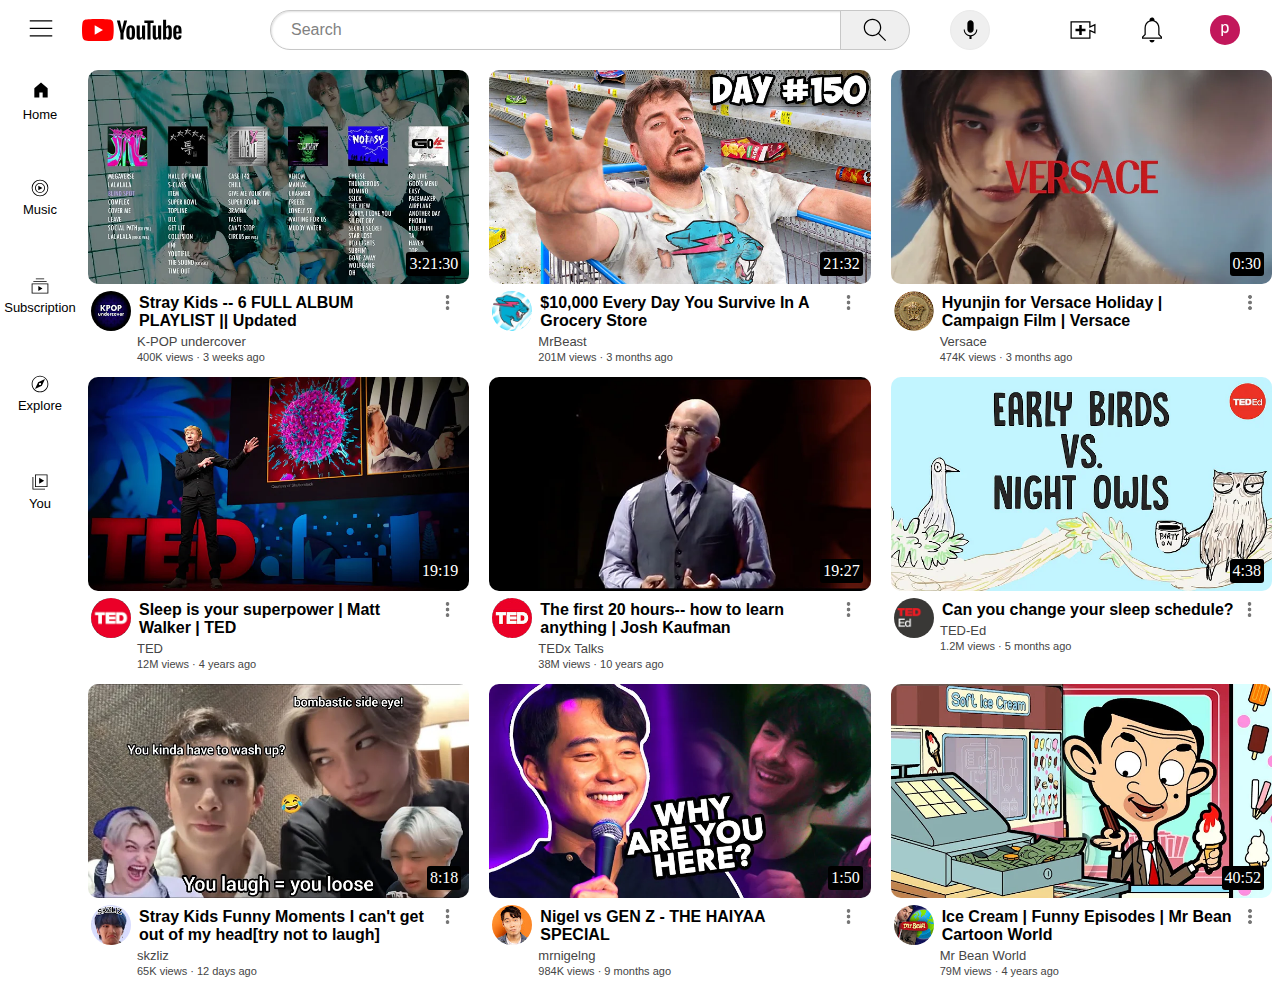
<file: index.html>
<!DOCTYPE html>
<html>
    <head>
        <title>YouTube &copy;</title>
        <link rel="stylesheet" href="body.css"/>
        <link rel="stylesheet" href="header.css"/>
        <link rel="stylesheet" href="side-bar.css"/>
        <link rel="stylesheet" href="responsive_design.css"/>
    </head>
    <body>
        <!--HEADER..........................................-->
        <header>
            <div class="header">
                <div class="app-logo">
                    <button class="hamburger-menu-button">
                        <img src="hamburger-menu.svg" class="hamburger-menu"/>
                    </button>
                    <img src="youtube-logo.svg" class="youtube-logo"/>
                </div>
                <div class="search-bar">
                    <input type="search" class="search-space" placeholder="Search"/>
                    <button class="search-icon-button">
                        <img src="search.svg" class="search-icon"/>
                        <div class="tool-tip-search">Search</div>
                    </button>
                   <button class="Voice-search-icon-button">
                    <img src="voice-search-icon.svg" class="Voice-search-icon"/>
                    <div class="tool-tip-voice-search">Voice Search</div>
                   </button>
                </div>
                <div class="account-bar">
                    <button class="upload-icon-button">
                        <img src="upload.svg" class="upload-icon"/>
                        <div class="tool-tip-upload">Upload</div>
                    </button>
                    <button class="notification-icon-button">
                        <img src="notifications.svg" class="notification-icon"/>
                        <div class="tool-tip-notification">Notification</div>
                    </button>
                    <button class="account-in-use-button">
                        <img src="account-inuse.jpg" class="account-in-use"/>
                        <div class="tool-tip-account">Account</div>
                    </button>
                </div>
            </div>
        </header>
        <!-- SIDE_BAR............................. -->
        <div class="side-bar">
          <div class="home-icon-bar">
            <div>
                <button class="home-icon-button">
                    <img class="home-icon" src="home.svg"/>
                </button>
            </div>
            <div class="home">
                Home
            </div>
          </div>
          <div class="music-icon-bar">
            <div>
                <button class="music-icon-button">
                    <img class="music-icon" src="youtube-music.svg"/>
                </button>
            </div>
            <div class="music">Music</div>
          </div>
          <div class="subscription-icon-bar">
            <div>
                <button class="subscription-icon-button">
                    <img class="subscription-icon" src="subscriptions.svg"/>
                </button>
            </div>
            <div class="subscription">Subscription</div>
          </div>
          <div class="explore-icon-bar">
            <div>
                <button class="explore-icon-button">
                    <img class="explore-icon" src="explore.svg"/>
                </button>
            </div>
            <div class="explore">Explore</div>
          </div>
          <div class="you-icon-bar">
            <div>
                <button class="you-icon-button">
                    <img class="you-icon" src="library.svg"/>
                </button>
            </div>
            <div class="you">You</div>
          </div>
        </div>
        <!--VEDIO_BODY..........................................................-->
        <div class="flex"> 
            <!-- album -->
            <div class="video-preview">
                <a href="https://youtu.be/uJxIfV87Yc4?si=qlTfgZ905Z2vUrn8" class="video-play">
                    <div class="video-image">
                        <img src="hq720 (1).webp" class="display-video-img"/>
                        <div class="video-timing">3&colon;21&colon;30</div>
                    </div>
                </a>
                <div class="video-info">
                    <div class="profile">
                        <img src="album.jpg" class="channel-img"/>
                    </div>
                    <div class="video-context">
                        <div class="video-caption">
                            <div class="video-name">Stray Kids -- 6 FULL ALBUM PLAYLIST || Updated</div>
                            <button class="three-dot">
                                <img src="three-vertical-dots-icon-6.jpg" class="dots-menu"/>
                            </button>
                        </div>
                        <div class="channel-name">
                            <div>K-POP undercover</div>
                        </div>
                        <div class="upload-details">
                            400K views &middot; 3 weeks ago
                        </div>
                    </div>
                </div>
            </div>
            <!-- mr beast -->
            <div class="video-preview">
                <a href="https://youtu.be/tnTPaLOaHz8?si=obbCnJdBiFP_aUH3" class="video-play">
                    <div class="video-image">
                        <img src="hq720 (2).webp" class="display-video-img"/>
                        <div class="video-timing">21&colon;32</div>
                    </div>
                </a>
                <div class="video-info">
                    <div class="profile">
                        <img src="mr-beast.jpg" class="channel-img"/>
                    </div>
                    <div class="video-context">
                        <div class="video-caption">
                            <div class="video-name">$10,000 Every Day You Survive In A Grocery Store</div>
                            <button class="three-dot">
                                <img src="three-vertical-dots-icon-6.jpg" class="dots-menu"/>
                            </button>
                        </div>
                        <div class="channel-name">
                            <div>MrBeast</div>
                        </div>
                        <div class="upload-details">
                            201M views &middot; 3 months ago
                        </div>
                    </div>
                </div>
            </div>
    <!-- hyunjin versace -->
            <div class="video-preview">
                <a href="https://youtu.be/-O-P6nRatUE?si=reww-Hs2IbIL_AaT" class="video-play">
                    <div class="video-image">
                        <img src="hq720 (3).webp" class="display-video-img"/>
                        <div class="video-timing">0&colon;30</div>
                    </div>
                </a>
                <div class="video-info">
                    <div class="profile">
                        <img src="versace-hyunjin.jpg" class="channel-img"/>
                    </div>
                    <div class="video-context">
                        <div class="video-caption">
                            <div class="video-name">Hyunjin for Versace Holiday | Campaign Film | Versace</div>
                            <button class="three-dot">
                                <img src="three-vertical-dots-icon-6.jpg" class="dots-menu"/>
                            </button>
                        </div>
                        <div class="channel-name">
                            <div>Versace</div>
                        </div>
                        <div class="upload-details">
                            474K views &middot; 3 months ago
                        </div>
                    </div>
                </div>
            </div>
            <!-- sllep -->
            <div class="video-preview">
                <a href="https://youtu.be/5MuIMqhT8DM?si=Unt9gQZxOVSCskJk" class="video-play">
                    <div class="video-image">
                        <img src="hq720 (4).webp" class="display-video-img"/>
                        <div class="video-timing">19&colon;19</div>
                    </div>
                </a>
                <div class="video-info">
                    <div class="profile">
                        <img src="ted-account-dp.jpg" class="channel-img"/>
                    </div>
                    <div class="video-context">
                        <div class="video-caption">
                            <div class="video-name">Sleep is your superpower | Matt Walker | TED</div>
                            <button class="three-dot">
                                <img src="three-vertical-dots-icon-6.jpg" class="dots-menu"/>
                            </button>
                        </div>
                        <div class="channel-name">
                            <div>TED</div>
                        </div>
                        <div class="upload-details">
                            12M views &middot; 4 years ago
                        </div>
                    </div>
                </div>
            </div>
    <!-- learn anything -->
            <div class="video-preview">
                <a href="https://youtu.be/5MgBikgcWnY?si=gSZtKOghFcdNyNpc" class="video-play">
                    <div class="video-image">
                        <img src="hq720 (5).webp" class="display-video-img"/>
                        <div class="video-timing">19&colon;27</div>
                    </div>
                </a>
                <div class="video-info">
                    <div class="profile">
                        <img src="ted-2.jpg" class="channel-img"/>
                    </div>
                    <div class="video-context">
                        <div class="video-caption">
                            <div class="video-name">The first 20 hours-- how to learn anything | Josh Kaufman</div>
                            <button class="three-dot">
                                <img src="three-vertical-dots-icon-6.jpg" class="dots-menu"/>
                            </button>
                        </div>
                        <div class="channel-name">
                            <div>TEDx Talks</div>
                        </div>
                        <div class="upload-details">
                            38M views &middot; 10 years ago
                        </div>
                    </div>
                </div>
            </div>
            <!-- night owl -->
            <div class="video-preview">
                <a href="https://youtu.be/Amkg1cdDCpM?si=MVeUWyBIzDciBsNl" class="video-play">
                    <div class="video-image">
                        <img src="hq720 (6).webp" class="display-video-img"/>
                        <div class="video-timing">4&colon;38</div>
                    </div>
                </a>
                <div class="video-info">
                    <div class="profile">
                        <img src="ted-ed.jpg" class="channel-img"/>
                    </div>
                    <div class="video-context">
                        <div class="video-caption">
                            <div class="video-name">Can you change your sleep schedule&quest;</div>
                            <button class="three-dot">
                                <img src="three-vertical-dots-icon-6.jpg" class="dots-menu"/>
                            </button>
                        </div>
                        <div class="channel-name">
                            <div>TED-Ed</div>
                        </div>
                        <div class="upload-details">
                            1.2M views &middot; 5 months ago
                        </div>
                    </div>
                </div>
            </div>
            <!-- funny moments -->
            <div class="video-preview">
                <a href="https://youtu.be/YWdOE-mPrvo?si=d2qZz62Rxf4iQbJH" class="video-play">
                    <div class="video-image">
                        <img src="hq720.webp" class="display-video-img"/>
                        <div class="video-timing">8&colon;18</div>
                    </div>
                </a>
                <div class="video-info">
                    <div class="profile">
                        <img src="skz-funnymoments.jpg" class="channel-img"/>
                    </div>
                    <div class="video-context">
                        <div class="video-caption">
                            <div class="video-name">Stray Kids Funny Moments I can't get out of my head[try not to laugh]</div>
                            <button class="three-dot">
                                <img src="three-vertical-dots-icon-6.jpg" class="dots-menu"/>
                            </button>
                        </div>
                        <div class="channel-name">
                            <div>skzliz</div>
                        </div>
                        <div class="upload-details">
                            65K views &middot; 12 days ago
                        </div>
                    </div>
                </div>
            </div>
            <!--Uncle roger-->
            <div class="video-preview">
                <a href="https://youtu.be/ncKlPy-vUps?si=y7IDbaKOSAZOj3HF" class="video-play">
                    <div class="video-image">
                        <img src="uncle-roger.webp" class="display-video-img"/>
                        <div class="video-timing">1&colon;50</div>
                    </div>
                </a>
                <div class="video-info">
                    <div class="profile">
                        <img src="uncle-roger-dp.jpg" class="channel-img"/>
                    </div>
                    <div class="video-context">
                        <div class="video-caption">
                            <div class="video-name">Nigel vs GEN Z - THE HAIYAA SPECIAL</div>
                            <button class="three-dot">
                                <img src="three-vertical-dots-icon-6.jpg" class="dots-menu"/>
                            </button>
                        </div>
                        <div class="channel-name">
                            <div>mrnigelng</div>
                        </div>
                        <div class="upload-details">
                            984K views &middot; 9 months ago
                        </div>
                    </div>
                </div>
            </div>
            <!-- mr bean -->
            <div class="video-preview">
                <a href="https://youtu.be/HOYpAgWPTps?si=aHsDG5Btnx2YmeXr" class="video-play">
                    <div class="video-image">
                        <img src="mr-bean.webp" class="display-video-img"/>
                        <div class="video-timing">40&colon;52</div>
                    </div>
                </a>
                <div class="video-info">
                    <div class="profile">
                        <img src="mr-bean-dp.jpg" class="channel-img"/>
                    </div>
                    <div class="video-context">
                        <div class="video-caption">
                            <div class="video-name">Ice Cream | Funny Episodes | Mr Bean Cartoon World</div>
                            <button class="three-dot">
                                <img src="three-vertical-dots-icon-6.jpg" class="dots-menu"/>
                            </button>
                        </div>
                        <div class="channel-name">
                            <div>Mr Bean World</div>
                        </div>
                        <div class="upload-details">
                            79M views &middot; 4 years ago
                        </div>
                    </div>
                </div>
            </div>
        </div>
    </body>
</html>
</file>
<file: body.css>
.video-preview{
    display: flex;
    flex-direction: column;
    align-items: center;
    transform: 1s;
}
a{
    cursor: pointer;
}
.display-video-img{
    width: 100%;
    border-radius: 10px;
}
.video-image{
    position: relative;
}
.video-timing{
    background-color: black;
    color: white;
    position: absolute;
    bottom:12px;
    right: 8px;
    border-radius: 3px;
    padding: 3px 3px;
    text-decoration: none;
}
.video-info{
   display: grid;
   grid-template-columns: 40px 1fr;
   column-gap: 5px;
   vertical-align: top;
   padding: 3px 3px ;
}
.channel-img{
    width: 40px;
    height: 40px;
    border-radius: 20px;
}
.profile{
    width:50px ;
    display: flex;
    flex-direction: row;
    justify-content: start;
}
.video-context{
    display: flex;
    flex-direction: column;
}
.video-caption{
    display: flex;
    flex-direction: row;
    padding: 3px 3px;
    justify-content: space-between;
    align-content: center;
}
.video-name{
    font-weight: 600;
    font-family: arial;
}
.three-dot{
    display: grid;
    vertical-align: top;
    background-color: white;
    border: 0;
    height: 10px;
}
.dots-menu{
    width: 20px;
    object-fit: contain;
    height: 15px;
}
.channel-name{
    color: rgb(69, 69, 69);
    font-size: 13px;
    font-family: Arial, Helvetica, sans-serif;
    padding: 1px 1px;
}
.upload-details{
    color: rgb(69, 69, 69);
    font-size: 11px;
    font-family: Arial, Helvetica, sans-serif;
    padding: 1px 1px;
}
.flex{
    display: grid;
    column-gap: 20px;
    row-gap: 10px;
    margin-left: 80px;
    margin-top: 70px;
}
</file>
<file: header.css>
.header{
    position: fixed;
    display: flex;
    flex-direction: row;
    justify-content: space-between;
    padding: 5px 5px;
    align-content: center;
    align-items: center;
    width: 100%;
    background-color: white;
    z-index: 200;
    top: 0;
    right: 0;
    left: 0;
    height: 50px;
}
.app-logo{
    display: flex;
    flex-direction: row;
    justify-content: start;
    align-content: center;
    height: 50px;
    width: 200px;
    padding: 5px 5px;
}
.hamburger-menu-button{
    background-color: white;
    border: 0;
    margin-right: 10px;
    cursor: pointer;
}
.hamburger-menu{
    width: 30px;
    padding: 5px 10px;
}
.youtube-logo{
    width: 100px;
}
.search-bar{
    display: flex;
    flex-direction: row;
    justify-content: space-between;
    align-content: center;
    height: 40px;
    padding: 5px 5px;
    margin-right: 50px;
    flex: 1;
    flex-shrink: 0;
}
.search-space{
    border-top-left-radius: 30px;
    border-bottom-left-radius: 30px;
    flex: 1;
    width: 0;
    height: 40px;
    border-color: rgb(199, 199, 199);
    border-style: solid;
    border-width: 1px;
    box-shadow: inset 1px 1px 2px rgb(224, 224, 224);
    margin-left: 50px;
    font-family: arial;
    font-weight: 500;
    font-size: 16px;
    padding: 5px 20px;
}
.search-space::placeholder{
    color:rgb(129, 129, 129);
}
.search-space:active{
    border-style: none;
    border-width: 1px;
}
.search-icon{
    width: 30px;
    padding: 3px 5px;
    object-fit: cover;
    object-position: center;
    margin-left: 4px;
    margin-right: 4px;
}
.tool-tip-search{
    background-color: rgb(164, 162, 162);
    height: 15px;
    padding: 3px;
    opacity: 0;
    margin-top: 10px;
    border-radius: 3px;
}
.Voice-search-icon{
    width: 25px;
    height: 35px;
}
.account-bar{
    display: flex;
    flex-direction: row;
    justify-content: space-between;
    align-content: center;
    height: 40px;
    width: 200px;
    padding: 5px 5px;
    margin-right: 30px;
    flex-shrink: 0;
}
.upload-icon{
    width: 30px;
    object-fit: contain;
    object-position: center;
}
.notification-icon{
    width: 30px;
    object-fit: contain;
    object-position: center;
}
.account-in-use{
    width: 30px;
    height: 30px;
    object-fit: contain;
    object-position: center;
    border-radius: 15px;
}
.account-in-use-button{
    background-color: white;
    border: 0;
    width: 50px;
    margin-left: 12px;
    padding-top: 5px;
    height: 40px;
    transition: 0.3s;
}
.search-icon-button{
    border-color: rgb(199, 199, 199);
    border-style: solid;
    border-top-right-radius: 30px;
    border-bottom-right-radius: 30px;
    margin-left: -5px;
    border-style: solid;
    border-width: 1px;
    height: 40px;
    width: 70px;
    margin-right: 20px;
    transition: 0.3s;
}
.search-icon-button:hover{
    background-color: rgb(212, 212, 212);
    cursor: pointer;
}
.Voice-search-icon-button{
    border-style: solid;
    border-width: 1px;
    border-color: rgb(234, 234, 234);
    border-radius: 25px;
    width: 40px;
    height: 40px;
    margin-left: 20px;
}
.Voice-search-icon-button:hover{
    background-color: rgb(187, 187, 187);
    box-shadow: 1px 1px 10px rgb(194, 191, 191);
    cursor: pointer;
}
.upload-icon-button{
    background-color: white;
    border: 0;
    width: 40px;
    margin-left: 12px;
    padding-top: 5px;
    height: 40px;
    transition: 0.3s;
}
.upload-icon-button:hover{
    background-color: rgb(239, 239, 239);
    border-radius: 3px;
    border-radius: 25px;
    cursor: pointer;
}
.notification-icon-button{
    background-color: white;
    border: 0;
    width: 40px;
    margin-left: 12px;
    padding-top: 5px;
    height: 40px;
    transition: 0.3s;
}
.notification-icon-button:hover{
    background-color: rgb(239, 239, 239);
    border-radius: 3px;
    border-radius: 25px;
    cursor: pointer;
}
.account-in-use-button:hover{
    cursor: pointer;
}
.tool-tip-voice-search{
    background-color: rgb(164, 162, 162);
    height: 15px;
    width: 80px;
    padding: 3px;
    opacity: 0;
    margin-top: 8px;
    border-radius: 3px;
}
.tool-tip-upload{
    background-color: rgb(164, 162, 162);
    height: 15px;
    width: 50px;
    padding: 3px;
    opacity: 0;
    margin-top: 10px;
    border-radius: 3px;
}
.tool-tip-notification{
    background-color: rgb(164, 162, 162);
    height: 15px;
    width: 65px;
    padding: 3px;
    opacity: 0;
    margin-top: 10px;
    border-radius: 3px;
}
.tool-tip-account{
    background-color: rgb(164, 162, 162);
    height: 15px;
    width: 50px;
    padding: 3px;
    opacity: 0;
    margin-top: 10px;
    border-radius: 3px;
}
.search-icon-button:hover .tool-tip-search{
    opacity: 1;
}
.Voice-search-icon-button:hover .tool-tip-voice-search{
    opacity: 1;
}
.upload-icon-button:hover .tool-tip-upload{
    opacity: 1;
}
.notification-icon-button:hover .tool-tip-notification{
    opacity: 1;
}
.account-in-use-button:hover .tool-tip-account{
    opacity: 1;
}
.search-icon-button .tool-tip-search{
    white-space: nowrap;
}
.search-icon-button .tool-tip-search:hover{
    opacity: 0;
}
.Voice-search-icon-button .tool-tip-voice-search:hover{
    opacity: 0;
}
.upload-icon-button .tool-tip-upload:hover{
    opacity: 0;
}
.notification-icon-button .tool-tip-notification:hover{
    opacity:0;
}
.account-in-use-button .tool-tip-account:hover{
    opacity: 0;
}
</file>
<file: side-bar.css>
.side-bar{
    display: flex;
    flex-direction: column;
    justify-content: start;
    align-items: center;
    position: fixed;
    top:50px;
    bottom: 0;
    left: 0;
    width: 80px;
    background-color: white;
    z-index: 200;
}
.home-icon{
    width: 20px;
    object-fit: cover;
    object-position: center;
}
.home-icon-button{
    background-color: inherit;
    height: 30px;
    width: 30px;
    border: 0;
}
.home-icon-bar{
    display: flex;
    flex-direction: column;
    justify-content: center;
    align-items: center;
    padding: 2px 2px;
    margin: 2px 2px;
    height: 90px;
    width: 90%;
    transition: 0.3s;
}
.home-icon-bar:hover{
    background-color: rgb(221, 217, 217);
    cursor: pointer;
    border-radius: 5px;
}
.home{
    padding:auto;
    font-family: Arial, Helvetica, sans-serif;
    font-size: small;
}
.music-icon{
    width: 20px;
    object-fit: cover;
    object-position: center;
}
.music-icon-button{
    background-color: inherit;
    border: 0;
}
.music-icon-bar{
    display: flex;
    flex-direction: column;
    justify-content: center;
    align-items: center;
    padding: 2px 2px;
    margin: 2px 2px;
    height: 90px;
    width: 90%;
    transition: 0.3s;
}
.music-icon-bar:hover{
    background-color: rgb(221, 217, 217);
    cursor: pointer;
    border-radius: 5px;
}
.music{
    font-family: Arial, Helvetica, sans-serif;
    font-size: small;
    padding:auto;
}
.subscription-icon{
    width: 20px;
    object-fit: cover;
    object-position: center;
}
.subscription-icon-button{
    background-color: inherit;
    border: 0;
}
.subscription-icon-bar{
    display: flex;
    flex-direction: column;
    justify-content: center;
    align-items: center;
    padding: 2px 2px;
    margin: 2px 2px;
    height: 90px;
    width: 90%;
    transition: 0.3s;
}
.subscription-icon-bar:hover{
    background-color: rgb(221, 217, 217);
    cursor: pointer;
    border-radius: 5px;
}
.subscription{
    font-family: Arial, Helvetica, sans-serif;
    font-size: small;
    padding:auto;
}
.explore-icon{
    width: 20px;
    object-fit: cover;
    object-position: center;
}
.explore-icon-button{
    background-color: inherit;
    border: 0;
}
.explore-icon-bar{
    display: flex;
    flex-direction: column;
    justify-content: center;
    align-items: center;
    padding: 2px 2px;
    margin: 2px 2px;
    height: 90px;
    width: 90%;
    transition: 0.3s;
}
.explore-icon-bar:hover{
    background-color: rgb(221, 217, 217);
    cursor: pointer;
    border-radius: 5px;
}
.explore{
    font-family: Arial, Helvetica, sans-serif;
    font-size: small;
    padding:auto;
}
.you-icon{
    width: 20px;
    object-fit: cover;
    object-position: center;
}
.you-icon-button{
    background-color: inherit;
    border: 0;
}
.you-icon-bar{
    display: flex;
    flex-direction: column;
    justify-content: center;
    align-items: center;
    padding: 2px 2px;
    margin: 2px 2px;
    height: 90px;
    width: 90%;
    transition: 0.3s;
}
.you-icon-bar:hover{
    background-color: rgb(221, 217, 217);
    cursor: pointer;
    border-radius: 5px;
}
.you{
    font-family: Arial, Helvetica, sans-serif;
    font-size: small;
    padding:auto;
}
</file>
<file: responsive_design.css>
@media (max-width:750px) {
    .flex{
        grid-template-columns: 1fr;
    }
}
@media (min-width:751px) and (max-width: 999px)
{
    .flex{
        grid-template-columns: 1fr 1fr;
    }
}
@media(min-width:1000px){
    .flex{
        grid-template-columns: 1fr 1fr 1fr;
    }
}
</file>
